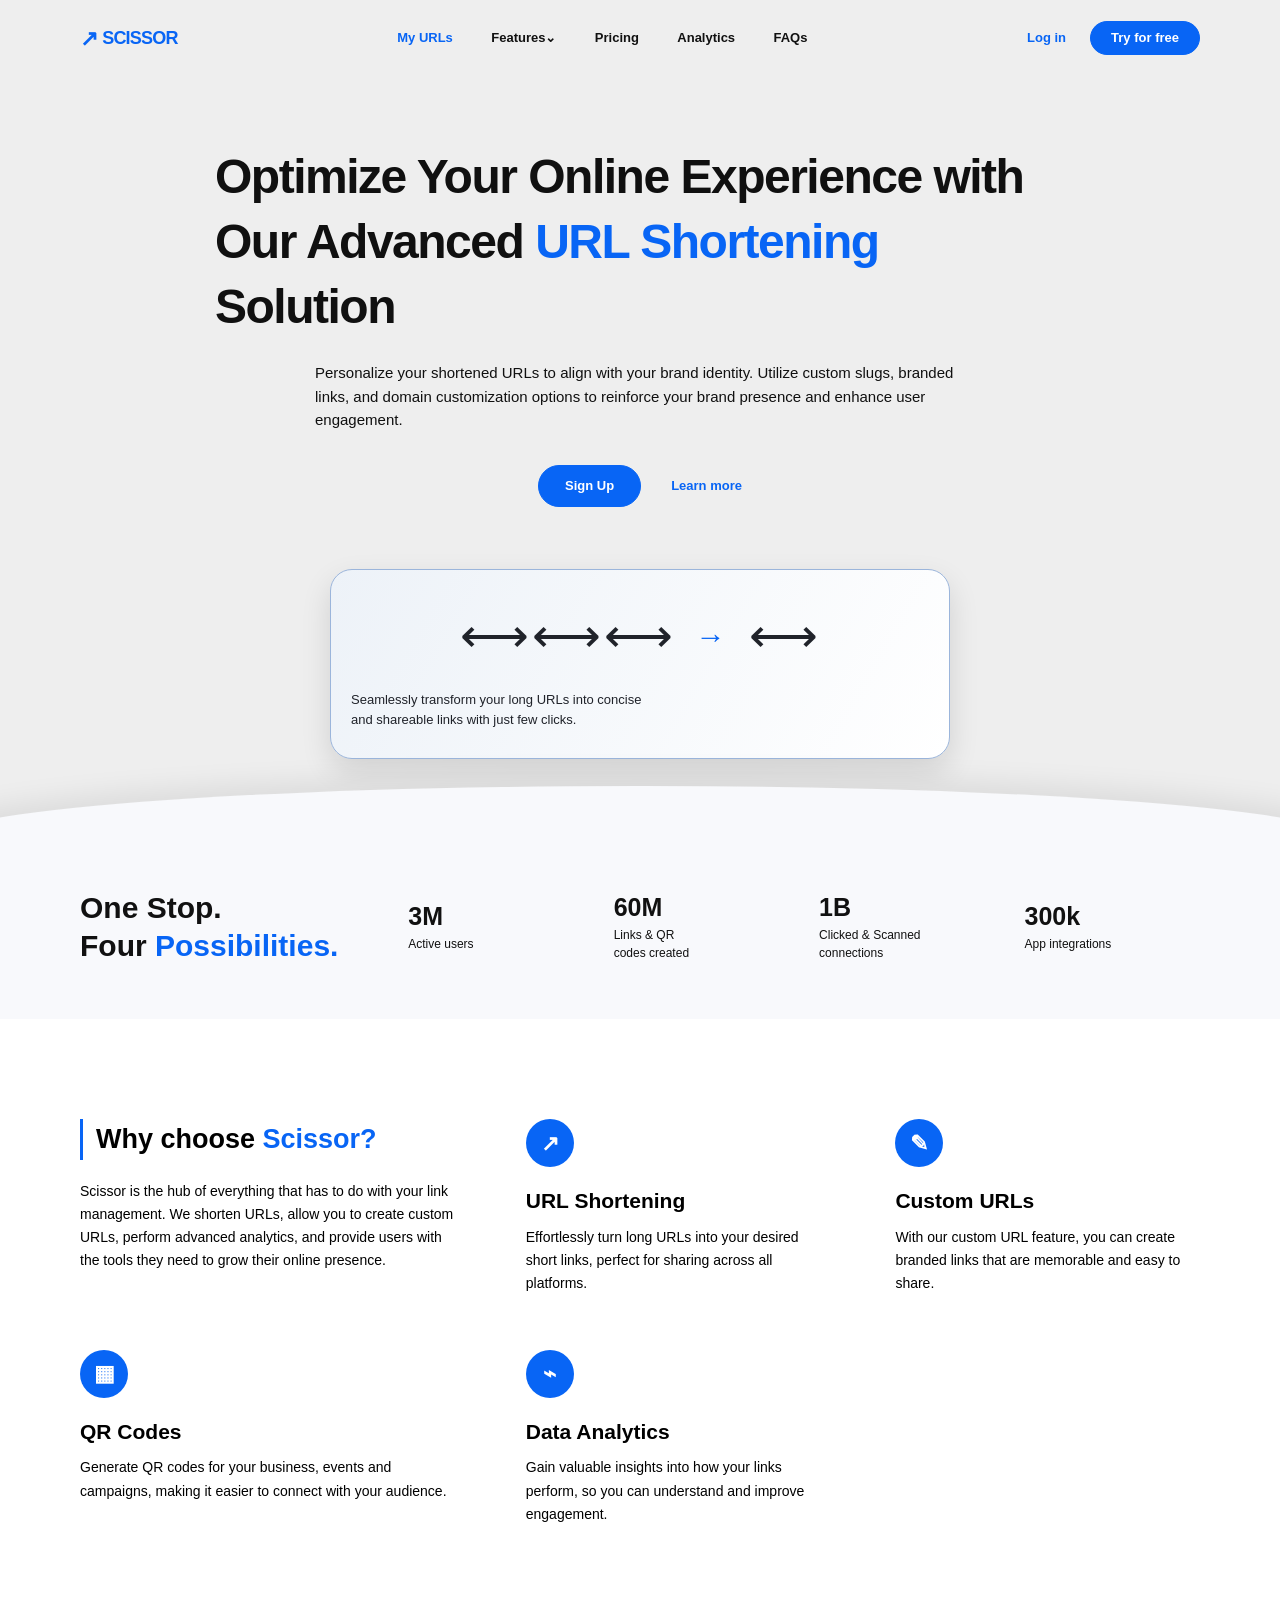
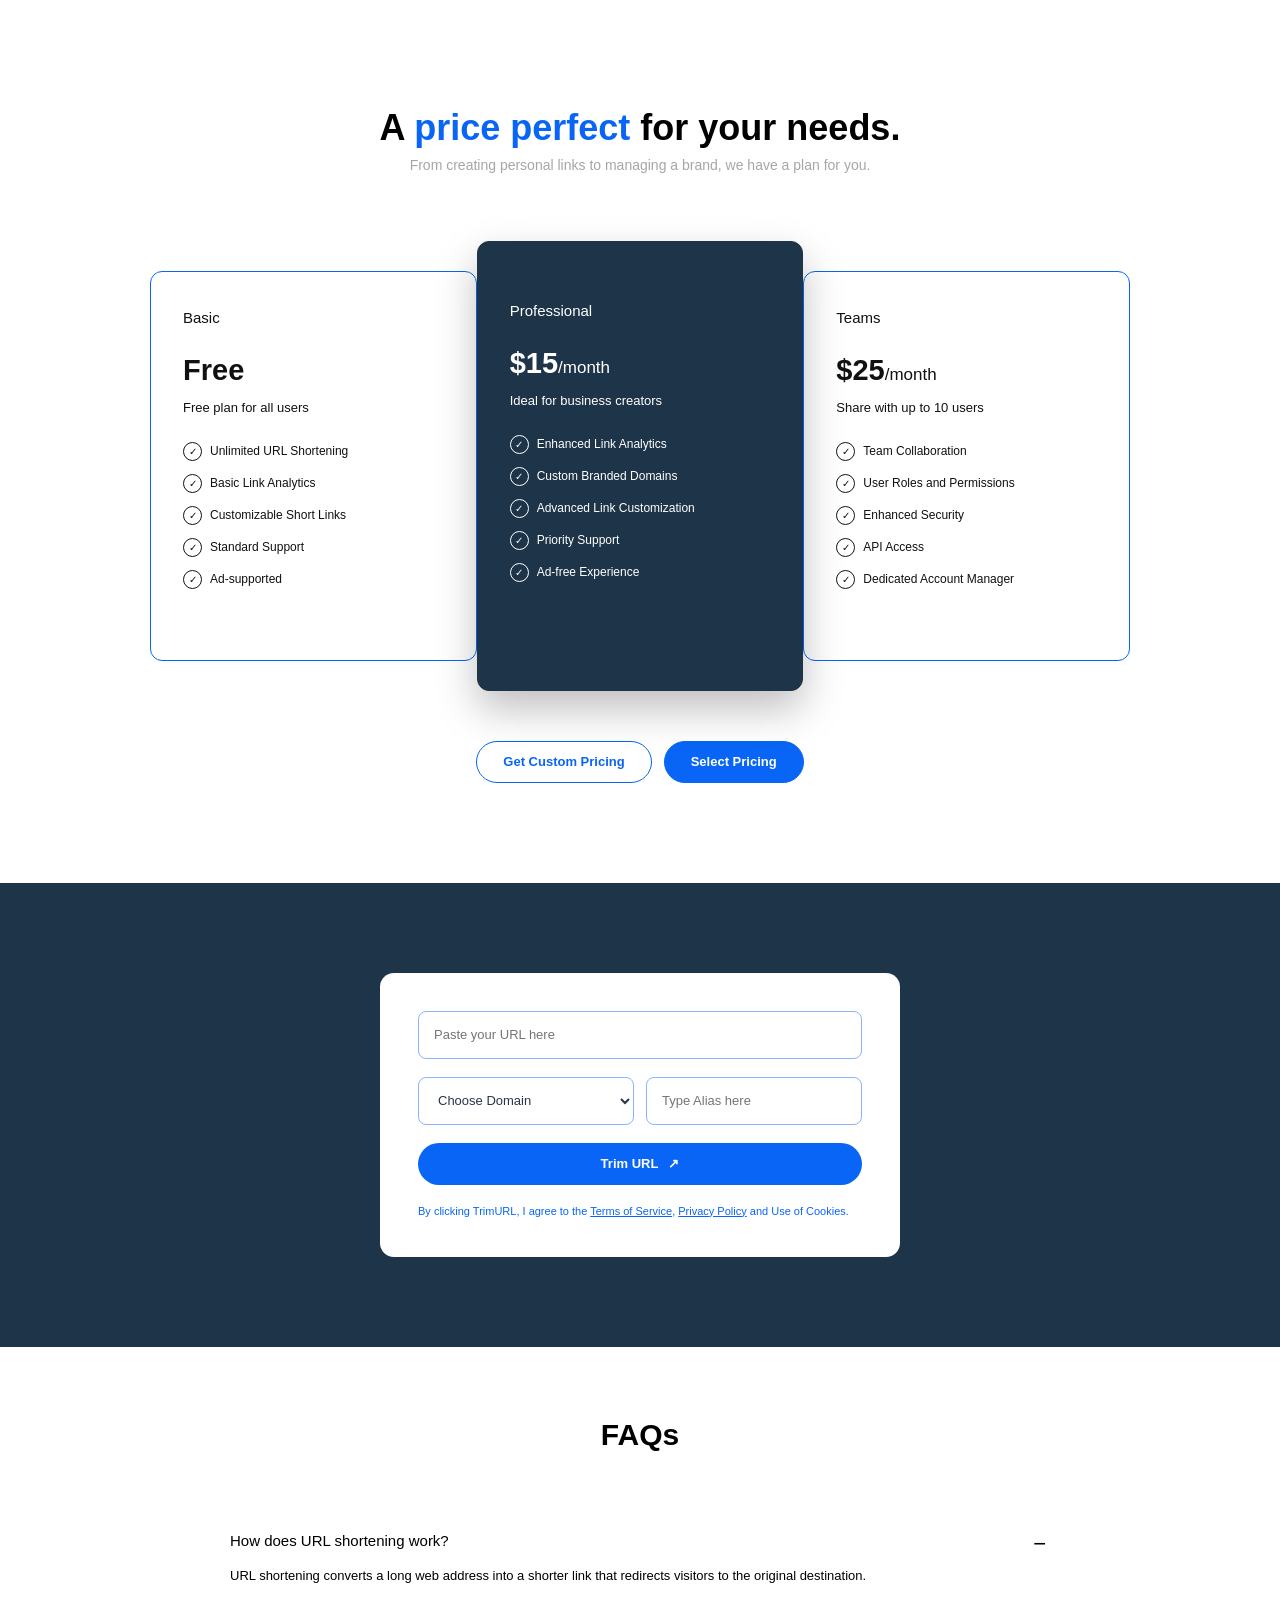
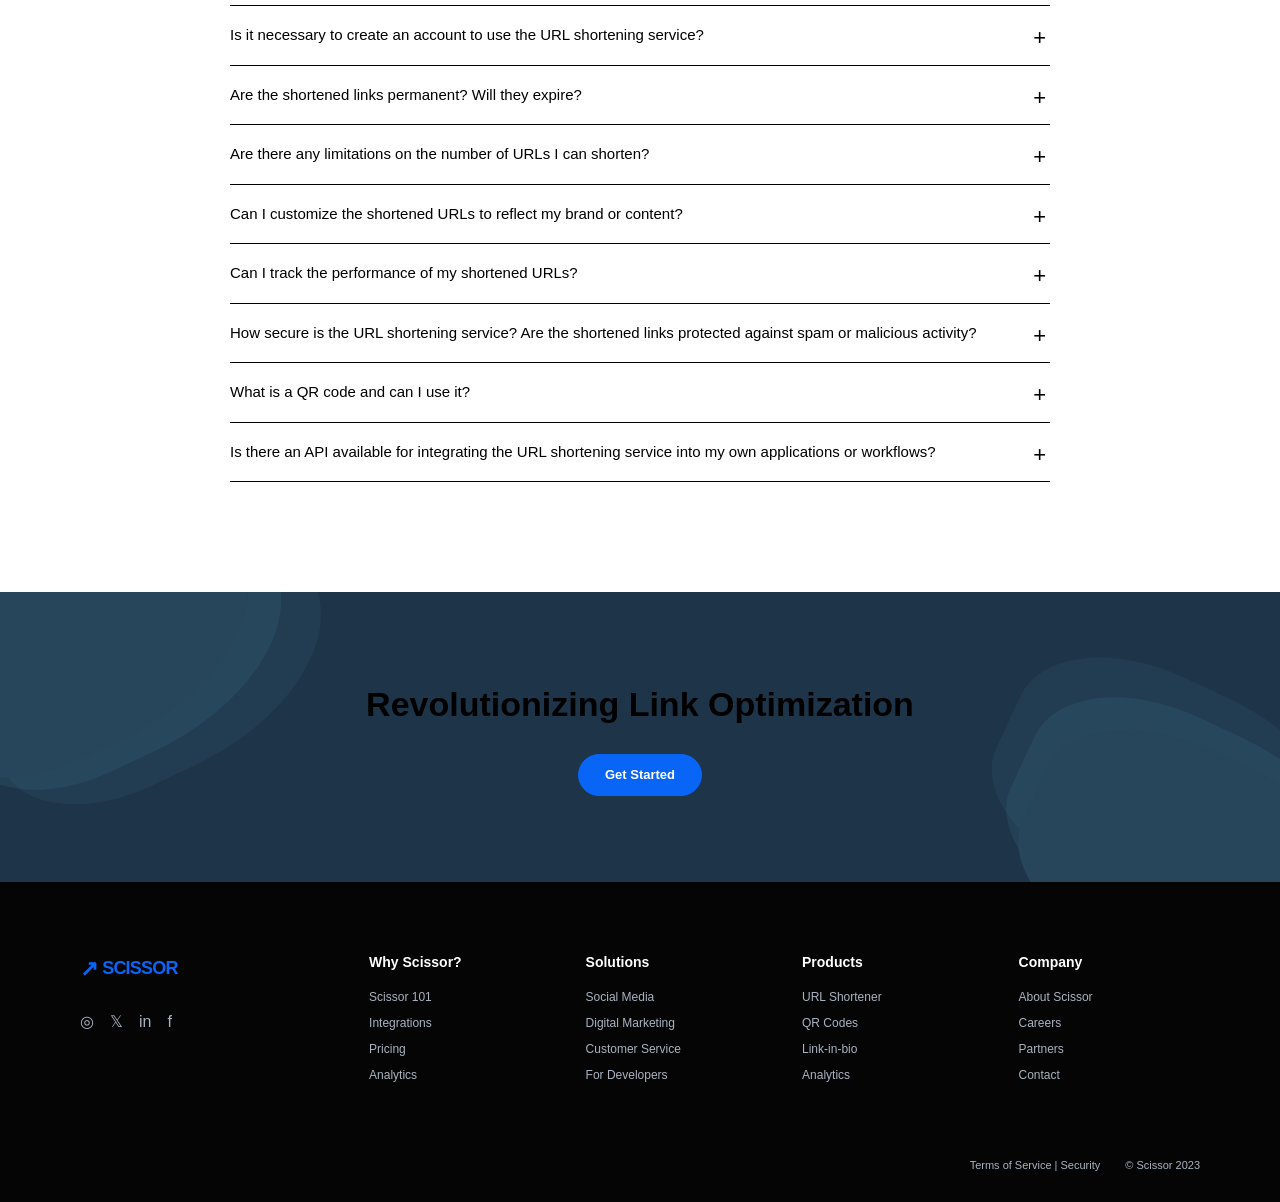
<file: indEX.html>
<!doctype html>
<html lang="en">
  <head>
    <meta charset="UTF-8" />
    <meta name="viewport" content="width=device-width, initial-scale=1.0" />
    <meta
      name="description"
      content="Scissor helps you shorten, customize and track your links."
    />
    <title>Scissor — Optimize Your Online Experience</title>
    <link rel="stylesheet" href="style.css" />
  </head>
  <body>
    <header class="site-header">
      <nav class="nav container" aria-label="Main navigation">
        <a class="brand" href="#" aria-label="Scissor home"
          ><span class="brand-mark">↗</span> SCISSOR</a
        >
        <button class="menu-toggle" aria-label="Open navigation">☰</button>
        <ul class="nav-links">
          <li><a class="active" href="#home">My URLs</a></li>
          <li><a href="#features">Features⌄</a></li>
          <li><a href="#pricing">Pricing</a></li>
          <li><a href="#analytics">Analytics</a></li>
          <li><a href="#faqs">FAQs</a></li>
        </ul>
        <div class="nav-actions">
          <a href="#login">Log in</a>
          <a class="button button-small" href="#signup">Try for free</a>
        </div>
      </nav>
    </header>

    <main>
      <section class="hero" id="home">
        <div class="hero-glow"></div>
        <div class="container hero-content">
          <h1>
            Optimize Your Online Experience with Our Advanced
            <span>URL Shortening</span> Solution
          </h1>
          <p>
            Personalize your shortened URLs to align with your brand identity.
            Utilize custom slugs, branded links, and domain customization
            options to reinforce your brand presence and enhance user
            engagement.
          </p>
          <div class="hero-actions">
            <a class="button" href="#signup">Sign Up</a>
            <a class="text-link" href="#features">Learn more</a>
          </div>
          <div class="link-preview" aria-label="Example of a shortened link">
            <div class="link-diagram">
              <span>⟷⟷⟷</span><b>→</b><span>⟷</span>
            </div>
            <p>
              Seamlessly transform your long URLs into concise<br
                class="desktop-only"
              />
              and shareable links with just few clicks.
            </p>
          </div>
        </div>
        <div class="hero-platform"></div>
      </section>

      <section class="stats">
        <div class="container stats-inner">
          <h2>One Stop.<br />Four <span>Possibilities.</span></h2>
          <div class="stat"><strong>3M</strong><span>Active users</span></div>
          <div class="stat">
            <strong>60M</strong><span>Links &amp; QR<br />codes created</span>
          </div>
          <div class="stat">
            <strong>1B</strong
            ><span>Clicked &amp; Scanned<br />connections</span>
          </div>
          <div class="stat">
            <strong>300k</strong><span>App integrations</span>
          </div>
        </div>
      </section>

      <section class="features section" id="features">
        <div class="container feature-grid">
          <div class="feature-intro">
            <h2>Why choose <span>Scissor?</span></h2>
            <p>
              Scissor is the hub of everything that has to do with your link
              management. We shorten URLs, allow you to create custom URLs,
              perform advanced analytics, and provide users with the tools they
              need to grow their online presence.
            </p>
          </div>
          <article class="feature-card">
            <div class="feature-icon">↗</div>
            <h3>URL Shortening</h3>
            <p>
              Effortlessly turn long URLs into your desired short links, perfect
              for sharing across all platforms.
            </p>
          </article>
          <article class="feature-card">
            <div class="feature-icon">✎</div>
            <h3>Custom URLs</h3>
            <p>
              With our custom URL feature, you can create branded links that are
              memorable and easy to share.
            </p>
          </article>
          <article class="feature-card" id="analytics">
            <div class="feature-icon">▦</div>
            <h3>QR Codes</h3>
            <p>
              Generate QR codes for your business, events and campaigns, making
              it easier to connect with your audience.
            </p>
          </article>
          <article class="feature-card">
            <div class="feature-icon">⌁</div>
            <h3>Data Analytics</h3>
            <p>
              Gain valuable insights into how your links perform, so you can
              understand and improve engagement.
            </p>
          </article>
        </div>
      </section>

      <section class="pricing section" id="pricing">
        <div class="container">
          <div class="section-heading">
            <h2>A <span>price perfect</span> for your needs.</h2>
            <p>
              From creating personal links to managing a brand, we have a plan
              for you.
            </p>
          </div>
          <div class="plans">
            <article class="plan">
              <p class="plan-name">Basic</p>
              <h3>Free</h3>
              <p>Free plan for all users</p>
              <ul>
                <li>Unlimited URL Shortening</li>
                <li>Basic Link Analytics</li>
                <li>Customizable Short Links</li>
                <li>Standard Support</li>
                <li>Ad-supported</li>
              </ul>
            </article>
            <article class="plan plan-featured">
              <p class="plan-name">Professional</p>
              <h3>$15<span>/month</span></h3>
              <p>Ideal for business creators</p>
              <ul>
                <li>Enhanced Link Analytics</li>
                <li>Custom Branded Domains</li>
                <li>Advanced Link Customization</li>
                <li>Priority Support</li>
                <li>Ad-free Experience</li>
              </ul>
            </article>
            <article class="plan">
              <p class="plan-name">Teams</p>
              <h3>$25<span>/month</span></h3>
              <p>Share with up to 10 users</p>
              <ul>
                <li>Team Collaboration</li>
                <li>User Roles and Permissions</li>
                <li>Enhanced Security</li>
                <li>API Access</li>
                <li>Dedicated Account Manager</li>
              </ul>
            </article>
          </div>
          <div class="pricing-actions">
            <a class="button button-outline" href="#signup"
              >Get Custom Pricing</a
            >
            <a class="button" href="#signup">Select Pricing</a>
          </div>
        </div>
      </section>

      <section class="shortener section" id="signup">
        <form class="shortener-form">
          <label class="visually-hidden" for="long-url"
            >Paste your URL here</label
          >
          <input id="long-url" type="url" placeholder="Paste your URL here" />
          <div class="form-row">
            <label class="visually-hidden" for="domain">Choose domain</label>
            <select id="domain">
              <option>Choose Domain</option>
              <option>scissor.com</option>
            </select>
            <label class="visually-hidden" for="alias">Enter alias</label>
            <input id="alias" type="text" placeholder="Type Alias here" />
          </div>
          <button class="button" type="button">Trim URL <span>↗</span></button>
          <small
            >By clicking TrimURL, I agree to the
            <a href="#">Terms of Service</a>, <a href="#">Privacy Policy</a> and
            Use of Cookies.</small
          >
        </form>
      </section>

      <section class="faqs section" id="faqs">
        <div class="container faq-container">
          <h2>FAQs</h2>
          <div class="faq-list">
            <details open>
              <summary>How does URL shortening work?</summary>
              <p>
                URL shortening converts a long web address into a shorter link
                that redirects visitors to the original destination.
              </p>
            </details>
            <details>
              <summary>
                Is it necessary to create an account to use the URL shortening
                service?
              </summary>
              <p>
                You can create short links with the free plan. An account helps
                you manage and track your links.
              </p>
            </details>
            <details>
              <summary>
                Are the shortened links permanent? Will they expire?
              </summary>
              <p>
                Links remain available according to the service's link-retention
                policy and your plan.
              </p>
            </details>
            <details>
              <summary>
                Are there any limitations on the number of URLs I can shorten?
              </summary>
              <p>Limits depend on the plan you choose.</p>
            </details>
            <details>
              <summary>
                Can I customize the shortened URLs to reflect my brand or
                content?
              </summary>
              <p>
                Yes. Custom aliases and branded domains can make links easier to
                recognize.
              </p>
            </details>
            <details>
              <summary>
                Can I track the performance of my shortened URLs?
              </summary>
              <p>
                Analytics can show useful information such as clicks and
                engagement.
              </p>
            </details>
            <details>
              <summary>
                How secure is the URL shortening service? Are the shortened
                links protected against spam or malicious activity?
              </summary>
              <p>
                Security features and link checks help protect users. Always
                verify unfamiliar links before opening them.
              </p>
            </details>
            <details>
              <summary>What is a QR code and can I use it?</summary>
              <p>
                A QR code is a scannable image that can open a web address on a
                compatible device.
              </p>
            </details>
            <details>
              <summary>
                Is there an API available for integrating the URL shortening
                service into my own applications or workflows?
              </summary>
              <p>API access is available with eligible plans.</p>
            </details>
          </div>
        </div>
      </section>

      <section class="callout">
        <div class="callout-shape shape-one"></div>
        <div class="callout-shape shape-two"></div>
        <h2>Revolutionizing Link Optimization</h2>
        <a class="button" href="#signup">Get Started</a>
      </section>
    </main>

    <footer class="footer">
      <div class="container footer-grid">
        <div>
          <a class="brand" href="#"
            ><span class="brand-mark">↗</span> SCISSOR</a
          >
          <p class="socials">◎　𝕏　in　f</p>
        </div>
        <div>
          <h3>Why Scissor?</h3>
          <a href="#features">Scissor 101</a><a href="#features">Integrations</a
          ><a href="#pricing">Pricing</a><a href="#analytics">Analytics</a>
        </div>
        <div>
          <h3>Solutions</h3>
          <a href="#">Social Media</a><a href="#">Digital Marketing</a
          ><a href="#">Customer Service</a><a href="#">For Developers</a>
        </div>
        <div>
          <h3>Products</h3>
          <a href="#">URL Shortener</a><a href="#">QR Codes</a
          ><a href="#">Link-in-bio</a><a href="#">Analytics</a>
        </div>
        <div>
          <h3>Company</h3>
          <a href="#">About Scissor</a><a href="#">Careers</a
          ><a href="#">Partners</a><a href="#">Contact</a>
        </div>
      </div>
      <div class="container footer-bottom">
        <span>Terms of Service | Security</span><span>© Scissor 2023</span>
      </div>
    </footer>
  </body>
</html>
</file>
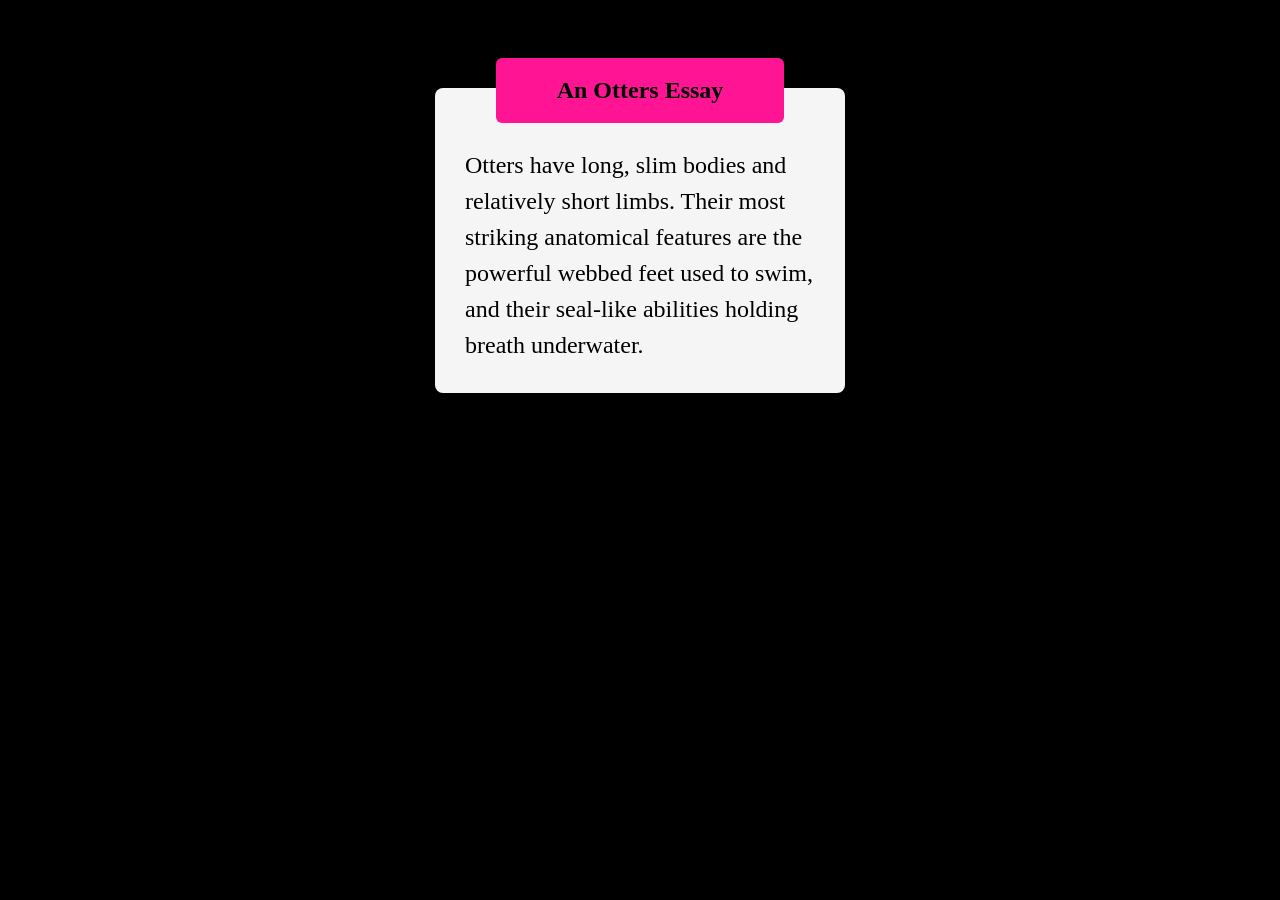
<file: assignment_1.html>
<!doctype html>
<html lang="en">
  <head>
    <meta charset="UTF-8" />
    <meta name="viewport" content="width=device-width, initial-scale=1.0" />
    <title>Document</title>
    <style>
        
      body {
        background-color: black;
      }
      
      .card {
        width: 350px;
        background-color: whitesmoke;
        border-radius: 8px;
        padding: 30px;
      }

      .header {
        width: 250px;
        font-size: 1.5rem;
        font-weight: bold;
        text-align: center;
        padding: .8em;
        margin-inline: auto;
        border-radius: 6px;
        background-color: deeppink;
        margin-top: -60px;
      }

      .paragraph {
        font-size: 1.5rem;
        line-height: 1.5;
        
        margin-bottom: 0;
      }

      .container {
        display: flex;
        justify-content: center;
        padding-top: 80px;
      }
    </style>
  </head>
  <body>
    <div class="container">
      <div class="card">
        <p class="header">An Otters Essay</p>
        <p class="paragraph">
          Otters have long, slim bodies and relatively short limbs. Their most
          striking anatomical features are the powerful webbed feet used to
          swim, and their seal-like abilities holding breath underwater.
        </p>
      </div>
    </div>
  </body>
</html>
</file>
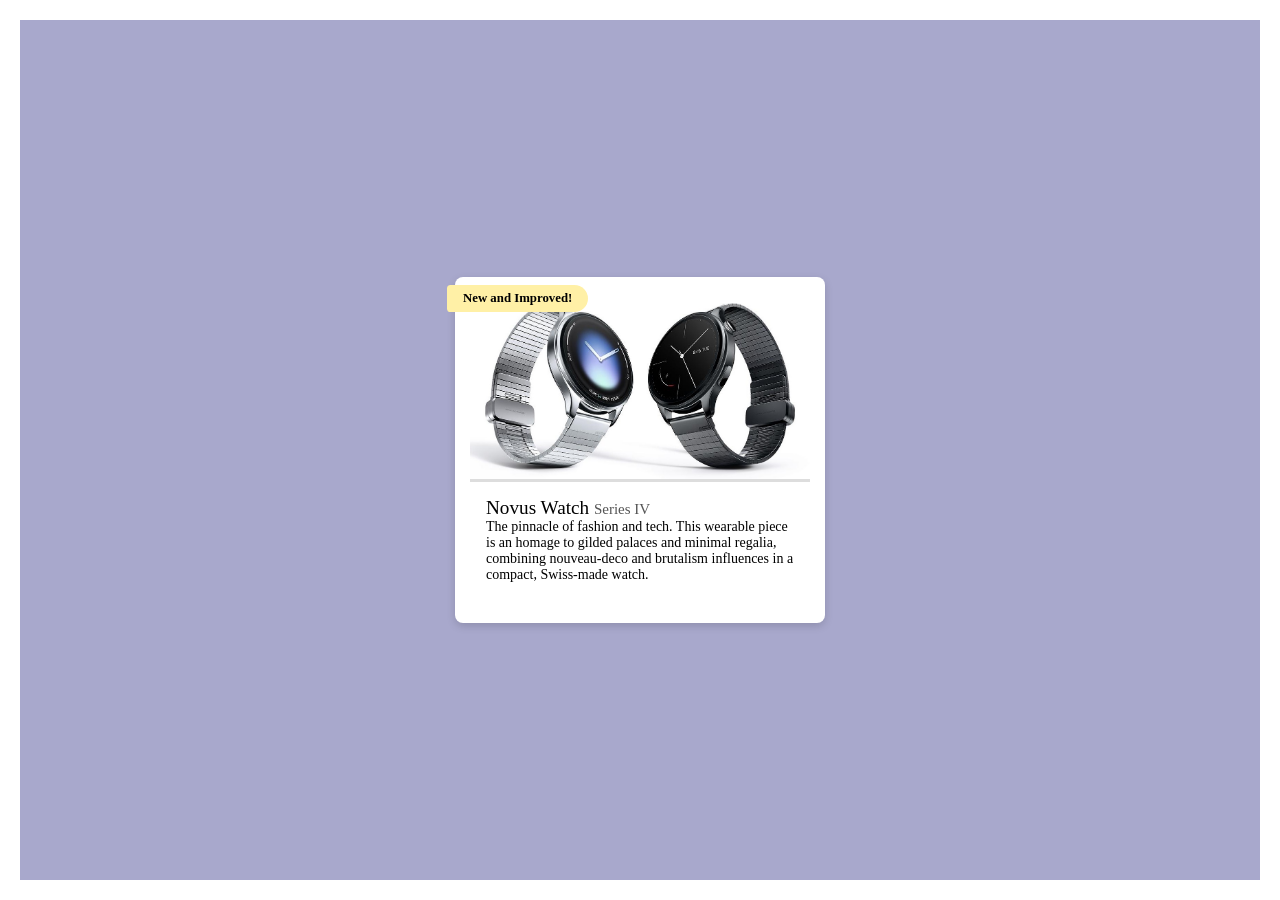
<file: assignment_3.html>
<!doctype html>
<html lang="en">
  <head>
    <meta charset="UTF-8" />
    <meta name="viewport" content="width=device-width, initial-scale=1.0" />
    <title>Novus Watch</title>
    <style>
      * {
        margin: 0;
        padding: 0;
        box-sizing: border-box;
      }

      body {
        min-height: 100vh;
        font-family: Georgia, "Times New Roman", serif;
      }

      .container {
        min-height: 100vh;
        background-color: #a8a8cc;
        border: 20px solid white;

        display: flex;
        justify-content: center;
        align-items: center;

        padding: 30px 15px;
      }

      .watch-card {
        width: 100%;
        max-width: 370px;

        background-color: white;
        border-radius: 8px;
        padding: 15px;
        position: relative;

        box-shadow: 0 3px 8px rgba(0, 0, 0, 0.15);
      }

      .watch-image {
        width: 100%;
        height: 100%;

        border-bottom: 3px solid #ddd;

        overflow: hidden;
        border-radius: 8px 8px 0 0;
        
      }

      .watch-image img {
        width: 100%;
        height: 100%;

        object-fit: cover;
        display: block;
      }

      
      .badge {
        position: absolute;
        top: 8px;
        left: -8px;
        background-color: #fff0a6;
        padding: 6px 16px;
        border-radius: 8px 30px 30px 8px;
        font-size: 0.8rem;
        font-weight: bold;
      }

      
      .watch-details {
        padding: 15px 16px 24px;
      }

      .watch-details h1 {
        font-size: 1.2rem;
        font-weight: normal;
        
      }

      .watch-details h1 span {
        font-size: 15px;
        color: #555;
      }

      .watch-details p {
        font-size: 14px;
        line-height: 1.15;
      }
    </style>
  </head>
  <body>
    <main class="container">
      <article class="watch-card">
        <div class="badge">New and Improved!</div>

        <div class="watch-image">
          <img src="novous_watch.jpg" alt="Novus Watch Series IV" />
        </div>

        <div class="watch-details">
          <h1>Novus Watch <span>Series IV</span></h1>

          <p>
            The pinnacle of fashion and tech. This wearable piece is an homage
            to gilded palaces and minimal regalia, combining nouveau-deco and
            brutalism influences in a compact, Swiss-made watch.
          </p>
        </div>
      </article>
    </main>
  </body>
</html>
</file>
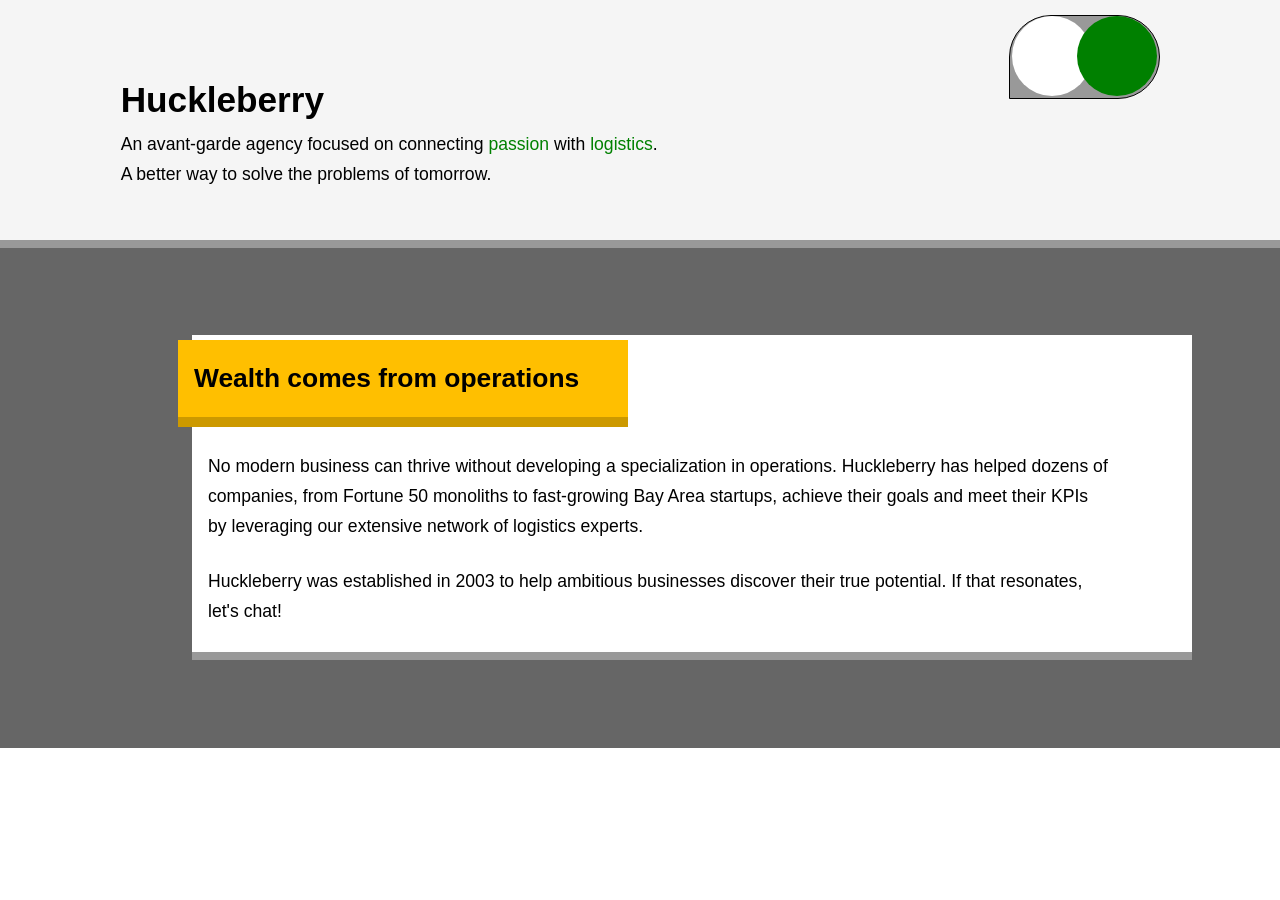
<file: assingnment_2.html>
<!doctype html>
<html lang="en">
  <head>
    <meta charset="UTF-8" />
    <meta name="viewport" content="width=device-width, initial-scale=1.0" />
    <title>Document</title>
    <link rel="stylesheet" , href="assignment_2.css" />
  </head>
  <body>
    <header>
      <div class="header_content">
        <h1>Huckleberry</h1>
        <p >
          An avant-garde agency focused on connecting <span>passion</span> with
          <span>logistics</span>.
        </p>
        <p>
          A better way to solve the problems of tomorrow.
        </p>
      </div>
      <div class="profile_container">
        <div class="picture">

        </div>
        <div class="picture_2"></div>
      </div>
    </header>

    <main>
      <div class="card">
        <h2>Wealth comes from operations</h2>

        <p>
          No modern business can thrive without developing a specialization in
          operations. Huckleberry has helped dozens of companies, from Fortune
          50 monoliths to fast-growing Bay Area startups, achieve their goals
          and meet their KPIs by leveraging our extensive network of logistics
          experts.
        </p>
        <p>
          Huckleberry was established in 2003 to help ambitious businesses
          discover their true potential. If that resonates, let's chat!
        </p>
      </div>
    </main>
  </body>
</html>
</file>
<file: style.css>
/* ---------- Base styles ---------- */
:root {
  --blue: #0865f5;
  --blue-dark: #0052d8;
  --ink: #141414;
  --muted: #5f6672;
  --navy: #1e3448;
  --page: #050505;
  --white: #fff;
}

* {
  box-sizing: border-box;
  margin: 0;
  padding: 0;
}

html { scroll-behavior: smooth; }

body {
  
  color: var(--black);
  font-family: Arial, Helvetica, sans-serif;
  line-height: 1.5;
}

a { color: inherit; text-decoration: none; }
button, input, select { font: inherit; }

.container {
  width: min(1120px, calc(100% - 48px));
  margin-inline: auto;
}

.section { padding: 100px 0; }

.button {
  display: inline-flex;
  align-items: center;
  justify-content: center;
  gap: 10px;
  min-height: 42px;
  padding: 0 26px;
  border: 1px solid var(--blue);
  border-radius: 999px;
  background: var(--blue);
  color: var(--white);
  font-size: 13px;
  font-weight: 700;
  transition: background .2s ease, transform .2s ease;
}

.button:hover { background: var(--blue-dark); transform: translateY(-2px); }
.button-small { min-height: 34px; padding-inline: 20px; }
.button-outline { background: transparent; color: var(--blue); }
.button-outline:hover { color: white; }

.brand {
  display: inline-flex;
  align-items: center;
  gap: 5px;
  color: var(--blue);
  font-size: 18px;
  font-weight: 800;
  letter-spacing: -.8px;
}
.brand-mark { font-size: 22px; }

/* ---------- Header ---------- */
.site-header {
  position: absolute;
  z-index: 5;
  top: 0;
  left: 0;
  width: 100%;
  color: #111;
}

.nav {
  min-height: 76px;
  display: flex;
  align-items: center;
  justify-content: space-between;
  gap: 30px;
}

.nav-links {
  display: flex;
  align-items: center;
  gap: clamp(18px, 3vw, 42px);
  list-style: none;
  font-size: 13px;
  font-weight: 600;
}

.nav-links a.active, .nav-actions > a:first-child { color: var(--blue); }
.nav-actions { display: flex; align-items: center; gap: 24px; font-size: 13px; font-weight: 700; }
.menu-toggle { display: none; border: 0; background: transparent; font-size: 25px; }

/* ---------- Hero ---------- */
.hero {
  position: relative;
  min-height: 720px;
  overflow: hidden;
  display: flex;
  align-items: flex-start;
  justify-content: center;
  padding: 145px 0 90px;
  color: #101010;
  background-color: #eee;
}

.hero::before {
  
  position: absolute;
  inset: 0;
  opacity: .25;
  background-image: repeating-linear-gradient(135deg, transparent 0 5px, rgba(255,255,255,.12) 6px, transparent 8px);
  pointer-events: none;
}


.hero h1 {
  max-width: 850px;
  margin: 0 auto 22px;
  font-size: clamp(30px, 4vw, 48px);
  line-height: 1.35;
  letter-spacing: -1.5px;
  font-weight: 800;
}
.hero h1 span, .stats h2 span, .feature-intro h2 span, .section-heading h2 span { color: var(--blue); }
.hero-content > p {
  max-width: 650px;
  margin: 0 auto;
  font-size: 15px;
  line-height: 1.55;
}
.hero-actions { display: flex; justify-content: center; align-items: center; gap: 30px; margin-top: 34px; }
.text-link { color: var(--blue); font-size: 13px; font-weight: 700; }

.link-preview {
  width: min(620px, 90%);
  min-height: 190px;
  margin: 62px auto 0;
  padding: 30px 20px 22px;
  border: 1px solid #9bb5db;
  border-radius: 22px;
  background: linear-gradient(120deg, #edf2f8, #fff);
  box-shadow: 0 12px 30px rgba(0,0,0,.12);
  color: #20232a;
}
.link-diagram { display: flex; justify-content: center; align-items: center; gap: 20px; font-size: clamp(26px, 5vw, 48px); letter-spacing: 3px; }
.link-diagram b { color: var(--blue); font-size: 30px; }
.link-preview p { margin-top: 18px; font-size: 13px; }
.hero-platform {
  position: absolute;
  bottom: -72px;
  left: -5%;
  width: 110%;
  height: 135px;
  border-radius: 50% 50% 0 0 / 40% 40% 0 0;
  background: #f8f9fc;
  box-shadow: 0 -10px 28px rgba(0,0,0,.08);
}

/* ---------- Statistics ---------- */
.stats { position: relative; z-index: 2; background: #f8f9fc; color: #111; padding: 40px 0 55px; }
.stats-inner { display: grid; grid-template-columns: 1.7fr repeat(4, 1fr); gap: 30px; align-items: center; }
.stats h2 { font-size: clamp(22px, 2.4vw, 30px); line-height: 1.25; }
.stat { display: flex; flex-direction: column; gap: 4px; }
.stat strong { font-size: 25px; line-height: 1.2; }
.stat span { font-size: 12px; }

/* ---------- Features ---------- */
.feature-grid { display: grid; grid-template-columns: 1.25fr 1fr 1fr; gap: 55px 65px; }
.feature-intro h2 { border-left: 3px solid var(--blue); padding-left: 13px; margin-bottom: 20px; font-size: 27px; }
.feature-intro p, .feature-card p { color: black; font-size: 14px; line-height: 1.65; }
.feature-icon {
  display: grid;
  place-items: center;
  width: 48px;
  height: 48px;
  margin-bottom: 18px;
  border-radius: 50%;
  background: var(--blue);
  color: white;
  font-size: 22px;
  font-weight: 700;
}
.feature-card h3 { margin-bottom: 9px; font-size: 21px; }

/* ---------- Pricing ---------- */
.pricing { padding-top: 75px; }
.section-heading { text-align: center; margin-bottom: 65px; }
.section-heading h2 { font-size: clamp(26px, 3vw, 36px); }
.section-heading p { color: #a6a6a6; font-size: 14px; }
.plans {
  display: grid;
  grid-template-columns: repeat(3, 1fr);
  align-items: center;
  max-width: 980px;
  margin: 0 auto;
}
.plan {
  min-height: 390px;
  padding: 35px 32px;
  border: 1px solid var(--blue);
  border-radius: 12px;
  background: white;
  color: #111;
}
.plan-featured {
  position: relative;
  z-index: 1;
  min-height: 450px;
  padding-top: 58px;
  padding-bottom: 50px;
  background: var(--navy);
  color: white;
  border-color: var(--navy);
  box-shadow: 0 18px 40px rgba(0,0,0,.25);
}
.plan-name { margin-bottom: 20px; font-size: 15px; }
.plan h3 { margin-bottom: 5px; font-size: 29px; }
.plan h3 span { font-size: 17px; font-weight: 400; }
.plan > p:not(.plan-name) { margin-bottom: 25px; font-size: 13px; }
.plan ul { display: grid; gap: 13px; list-style: none; font-size: 12px; }
.plan li::before { content: "✓"; display: inline-grid; place-items: center; width: 17px; height: 17px; margin-right: 8px; border: 1px solid currentColor; border-radius: 50%; font-size: 10px; }
.pricing-actions { display: flex; justify-content: center; gap: 12px; margin-top: 50px; }

/* ---------- URL form ---------- */
.shortener { display: flex; justify-content: center; padding-block: 90px; background: #1e3448;}
.shortener-form {
  width: min(520px, calc(100% - 40px));
  display: grid;
  gap: 18px;
  padding: 38px;
  border-radius: 14px;
  background: white;
}
.shortener-form input, .shortener-form select {
  width: 100%;
  min-width: 0;
  height: 48px;
  padding: 0 15px;
  border: 1px solid #8bb5ff;
  border-radius: 8px;
  outline-color: var(--blue);
  color: #27364a;
  background: white;
  font-size: 13px;
}
.form-row { display: grid; grid-template-columns: 1fr 1fr; gap: 12px; }
.shortener-form .button { width: 100%; border: 0; cursor: pointer; }
.shortener-form small { color: var(--blue); font-size: 11px; line-height: 1.5; }
.shortener-form small a { text-decoration: underline; }
.visually-hidden { position: absolute; width: 1px; height: 1px; padding: 0; margin: -1px; overflow: hidden; clip: rect(0,0,0,0); white-space: nowrap; border: 0; }

/* ---------- FAQs ---------- */
.faqs { position: relative; padding: 65px 0 110px; }
.faq-container { max-width: 820px; }
.faq-container h2 { margin-bottom: 55px; text-align: center; font-size: 30px; }
.faq-list details { border-bottom: 1px solid black; padding: 18px 0; }
.faq-list summary { position: relative; padding-right: 35px; cursor: pointer; list-style: none; font-size: 15px; }
.faq-list summary::-webkit-details-marker { display: none; }
.faq-list summary::after { content: "+"; position: absolute; right: 4px; top: -3px; font-size: 22px; }
.faq-list details[open] summary::after { content: "−"; }
.faq-list details p { max-width: 700px; padding: 13px 30px 2px 0; color: black; font-size: 13px; }

/* ---------- Callout and footer ---------- */
.callout {
  position: relative;
  isolation: isolate;
  overflow: hidden;
  min-height: 290px;
  display: flex;
  flex-direction: column;
  align-items: center;
  justify-content: center;
  gap: 24px;
  background: #1e3448;
  text-align: center;
}
.callout h2 { position: relative; z-index: 1; font-size: clamp(24px, 3vw, 34px); }
.callout .button { position: relative; z-index: 1; }
.callout-shape { position: absolute; z-index: -1; width: 360px; height: 220px; border-radius: 45% 55% 60% 40%; background: rgba(74, 133, 162, .22); transform: rotate(-25deg); }
.shape-one { left: -100px; top: -65px; box-shadow: 25px 25px 0 rgba(74,133,162,.14), 55px 55px 0 rgba(74,133,162,.1); }
.shape-two { right: -100px; bottom: -95px; transform: rotate(25deg); box-shadow: -25px -25px 0 rgba(74,133,162,.14), -55px -55px 0 rgba(74,133,162,.1); }
.footer { position: relative; padding: 70px 0 28px; background: #050505; }
.footer-grid { display: grid; grid-template-columns: 1.4fr repeat(4, 1fr); gap: 35px; }
.footer-grid h3 { margin-bottom: 15px; color: white; font-size: 14px; }
.footer-grid a:not(.brand) { display: block; margin: 8px 0; color: #a9b3c0; font-size: 12px; }
.socials { margin-top: 25px; color: #a9b3c0; }
.footer-bottom { display: flex; justify-content: flex-end; gap: 25px; margin-top: 65px; color: #a9b3c0; font-size: 11px; }
</file>
<file: assignment_2.css>
*{
  padding: 0px;
  margin: 0px;
  box-sizing: border-box;
  
}
body{
  font-family:'Lucida Sans', 'Lucida Sans Regular', 'Lucida Grande', 'Lucida Sans Unicode', Geneva, Verdana, sans-serif;
  font-size: 1.1rem;
  line-height: 1.7;
}
header{
  width: 100%;
  border-bottom: 8px solid #999;
  margin-inline: auto;
  background-color: whitesmoke;
  display: flex;
  justify-content: space-evenly;
  
}

.header_content{
  width: 100%;
  max-width: 800px;
  padding-top: 70px;
  padding-left: 1rem;
  padding-bottom: 50px;
}


.profile_container{
  display: flex;
  box-sizing: content-box;
  width:145px;
  height: 80px;
  border: 1px solid black;
  border-radius: 50px 50px 50px 0px;
  background-color: #999;
  padding: 0px 2px 2px 2px;
  margin-right: 15px;
  margin-top: 15px;
 
}
.profile_container:hover{
  background-color: black;
}

.picture, .picture_2{
  width: 80px;
  height: 80px;
  border-radius: 50%;
  background-color: white;
}
.picture_2{
  background-color: green;
  margin-left: -15px;
}
main{
  width: 100%;
  max-height: 500px;
  background-color: #666;
  display: flex;
  justify-content: center;
  align-items: center;
  
  padding-block: 10%;
  margin-inline: auto;
}
.card{
  width: 100%;
  max-width: 1000px;
  background-color: white;
  margin-inline: auto;
  margin-left: 15%;
  
  height: 100%;
  max-height: 400px;
  padding-inline: 1rem;
  
  border-bottom: 8px solid #999;
}
.card p{
  width: 100%;
  max-width: 900px;
  margin-block: 25px;
}

span{
  color: green;
}

h2{
  background-color: #ffbf00;
  margin: 5px 0px 5px -30px;
  border-bottom: 10px solid #cc9900;
  padding:1rem;
  max-width: 450px;
  
}


/* Tablet: 768px and below */
@media (max-width: 768px) {
  header {
    padding: 36px 24px;
    gap: 24px;
  }

  .header_content {
    min-width: 0;
  }

  main {
    padding: 48px 24px;
  }

  .card {
    padding: 24px;
  }

  h2 {
    margin-left: -36px;
    width: min(450px, calc(100% + 48px));
    font-size: 1.2rem;
  }
}


/* Mobile: 480px and below */
@media (max-width: 480px) {
  header {
    flex-direction: column;
    align-items: flex-start;
    padding: 28px 20px;
    gap: 24px;
  }

  h1 {
    font-size: 1.5rem;
  }

  .profile_container {
    align-self: flex-start;
  }

  main {
    padding: 32px 16px;
  }

  .card {
    padding: 20px 16px;
  }

  h2 {
    width: calc(100% + 24px);
    margin-left: -12px;
    padding: 14px 12px;
    font-size: 1.05rem;
  }

  .card p {
    font-size: 0.95rem;
    line-height: 1.7;
    overflow-wrap: break-word;
  }
}
</file>
